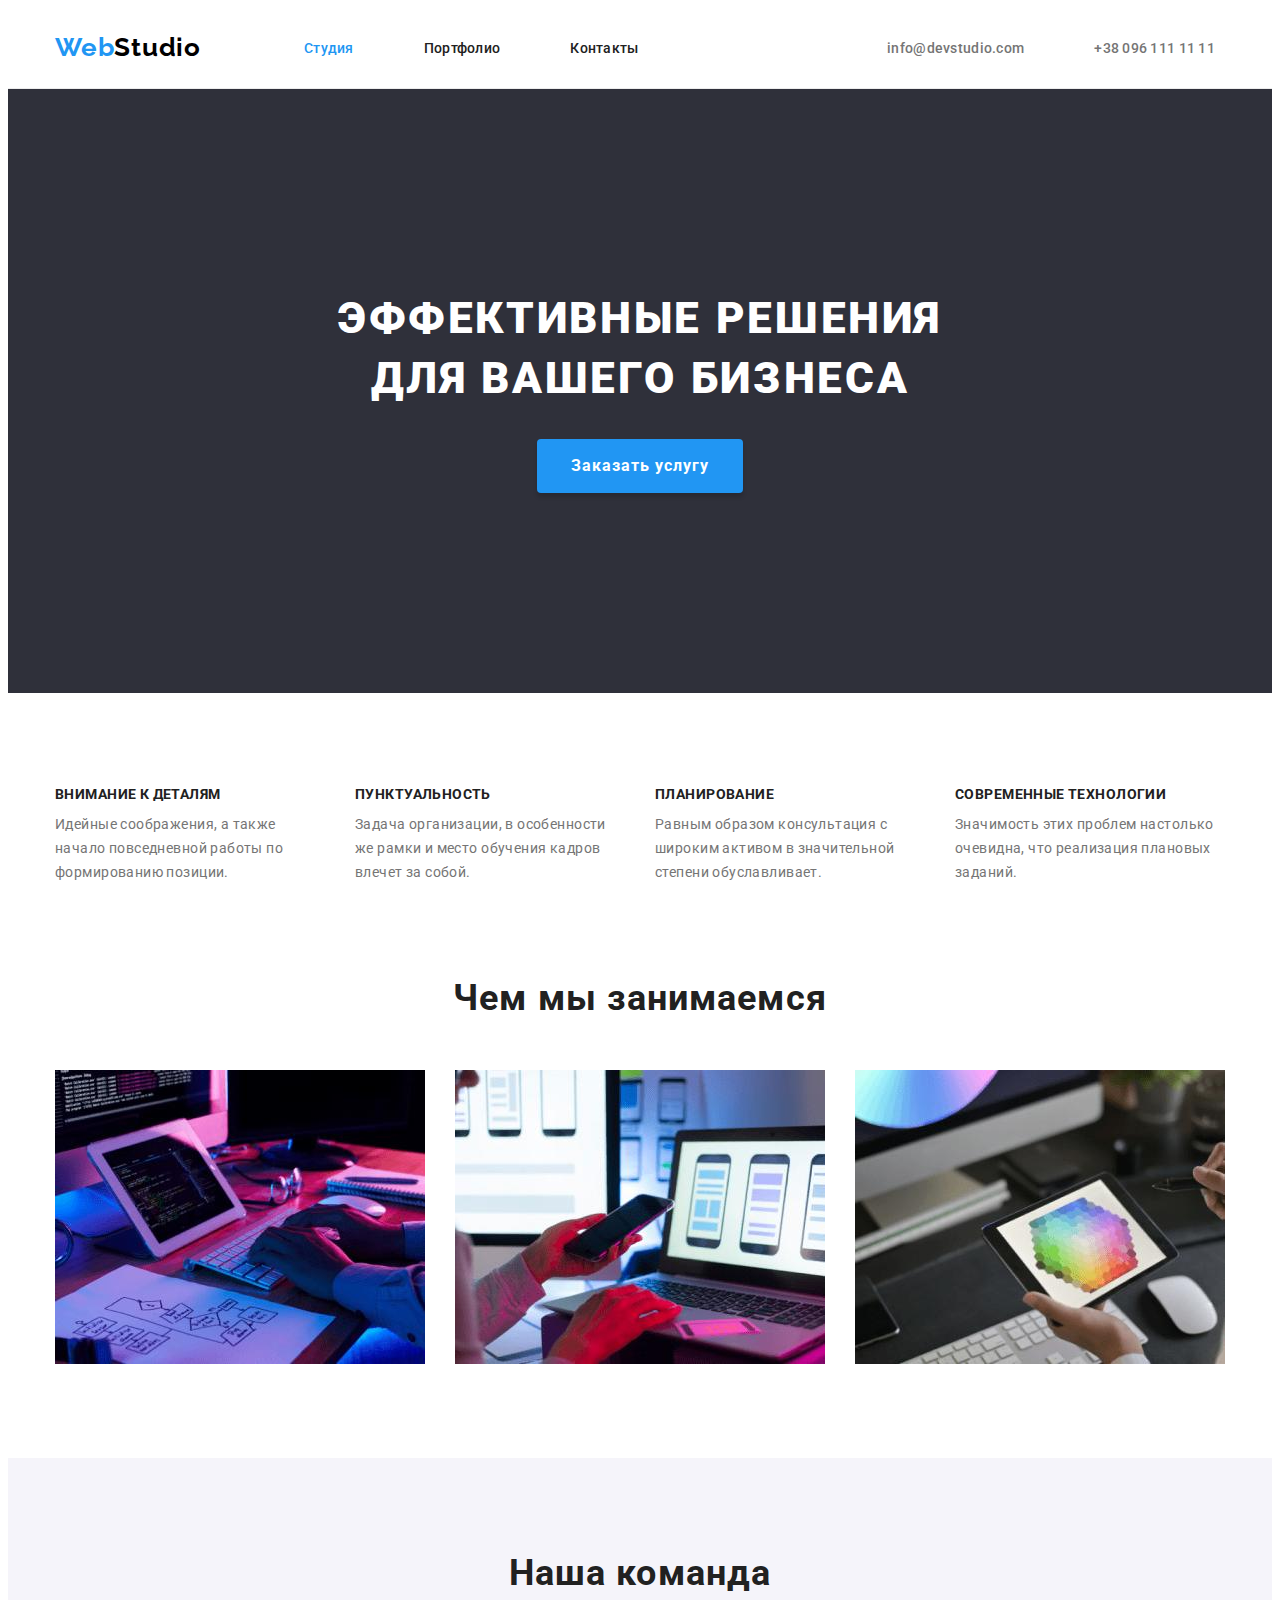
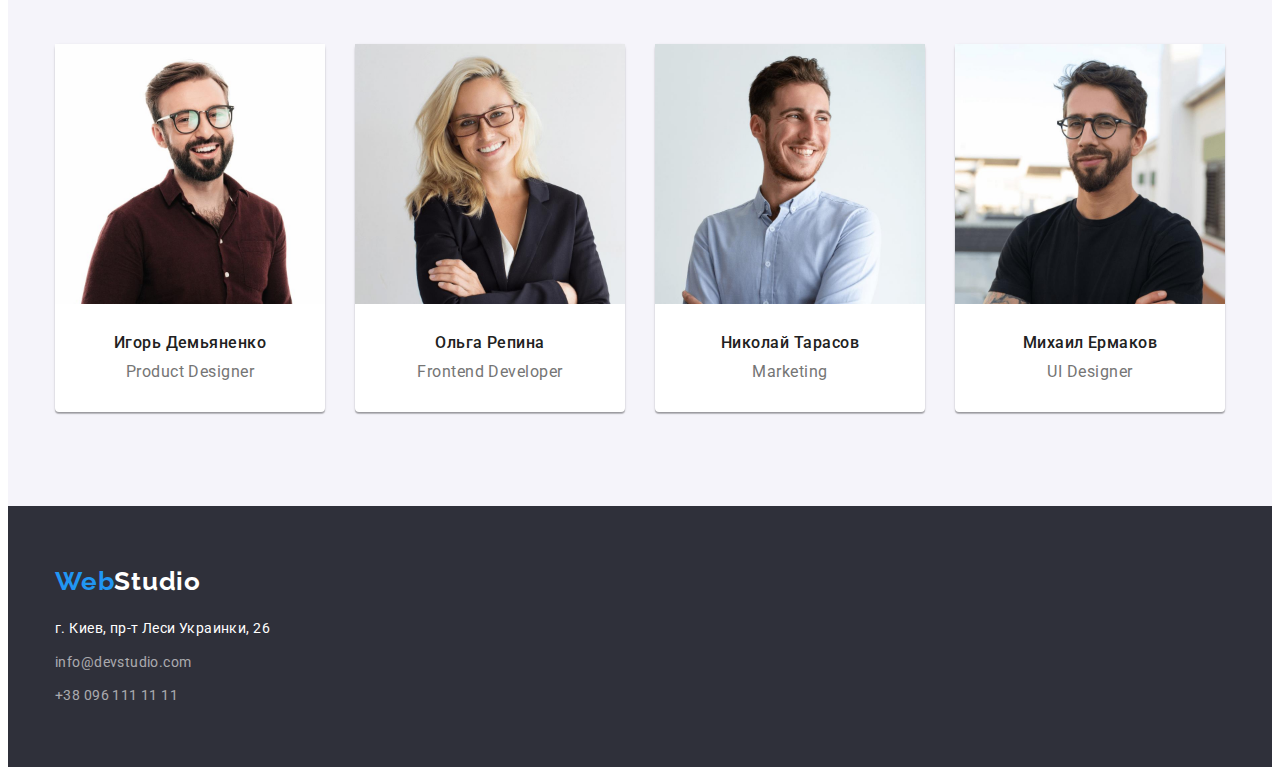
<file: index.html>
<!DOCTYPE html>
<html lang="ru">
  <head>
    <meta charset="UTF-8" />
    <meta http-equiv="X-UA-Compatible" content="IE=edge" />
    <meta name="viewport" content="width=device-width, initial-scale=1.0" />
    <link rel="preconnect" href="https://fonts.googleapis.com" />
    <link rel="preconnect" href="https://fonts.gstatic.com" crossorigin />
    <link
      href="https://fonts.googleapis.com/css2?family=Raleway:wght@700&family=Roboto:wght@400;500;700;900&display=swap"
      rel="stylesheet"
    />
    <title>WebStudio</title>
    <link
      rel="stylesheet"
      href="https://cdnjs.cloudflare.com/ajax/libs/modern-normalize/1.1.0/modern-normalize.min.css"
      integrity="sha512-wpPYUAdjBVSE4KJnH1VR1HeZfpl1ub8YT/NKx4PuQ5NmX2tKuGu6U/JRp5y+Y8XG2tV+wKQpNHVUX03MfMFn9Q=="
      crossorigin="anonymous"
      referrerpolicy="no-referrer"
    />
    <link rel="stylesheet" href="./css/style.css" />
  </head>

  <!-- Header -->

  <body>
    <header class="header">
      <div class="container">
        <nav class="header-nav">
          <a href="/" class="header-logo link"
            >Web<span class="header-logo-color">Studio</span></a
          >
          <ul class="header-list list">
            <li class="header-item">
              <a href="./index.html" class="header-link link current">Студия</a>
            </li>
            <li class="header-item">
              <a href="./portfolio.html" class="header-link link">Портфолио</a>
            </li>
            <li class="header-item">
              <a href="/" class="header-link link">Контакты</a>
            </li>
          </ul>
        </nav>
        <ul class="header-second-list list">
          <li class="header-mail-tel">
            <a href="mailto:info@devstudio.com" class="header-mail link"
              >info@devstudio.com</a
            >
          </li>
          <li class="header-mail-tel">
            <a href="tel:+380961111111" class="header-tel link"
              >+38 096 111 11 11</a
            >
          </li>
        </ul>
      </div>
    </header>
    <main>
      <!-- HERO -->

      <section class="hero">
        <div class="container">
          <h1 class="hero-title">Эффективные решения для вашего бизнеса</h1>
          <button type="button" class="hero-btn">Заказать услугу</button>
        </div>
      </section>

      <!-- Specialty -->

      <section class="specialty">
        <div class="container">
          <h2 class="visually-hidden" hidden>Особенности</h2>
          <ul class="specialty-list list">
            <li class="specialty-item">
              <h3 class="specialty-item-title">Внимание к деталям</h3>
              <p class="specialty-item-text">
                Идейные соображения, а также начало повседневной работы по
                формированию позиции.
              </p>
            </li>
            <li class="specialty-item">
              <h3 class="specialty-item-title">Пунктуальность</h3>
              <p class="specialty-item-text">
                Задача организации, в особенности же рамки и место обучения
                кадров влечет за собой.
              </p>
            </li>
            <li class="specialty-item">
              <h3 class="specialty-item-title">Планирование</h3>
              <p class="specialty-item-text">
                Равным образом консультация с широким активом в значительной
                степени обуславливает.
              </p>
            </li>
            <li class="specialty-item">
              <h3 class="specialty-item-title">Современные технологии</h3>
              <p class="specialty-item-text">
                Значимость этих проблем настолько очевидна, что реализация
                плановых заданий.
              </p>
            </li>
          </ul>
        </div>
      </section>

      <!-- Our JOB -->

      <section class="our-job">
        <div class="container">
          <h2 class="our-job-title">Чем мы занимаемся</h2>
          <ul class="our-job-list list">
            <li class="our-job-item">
              <a href="/">
                <img
                  src="./images/devel-1.jpeg"
                  alt="десктопные приложения"
                  width="370"
                  height="294"
              /></a>
            </li>
            <li class="our-job-item">
              <a href="/">
                <img
                  src="./images/apps-2.jpeg"
                  alt="мобильные приложения"
                  width="370"
                  height="294"
              /></a>
            </li>
            <li class="our-job-item">
              <a href="/">
                <img
                  src="./images/web-3.jpeg"
                  alt="дизайнерские решения"
                  width="370"
                  height="294"
              /></a>
            </li>
          </ul>
        </div>
      </section>

      <!-- Our TEAM -->

      <section class="team">
        <div class="container">
          <h2 class="team-title">Наша команда</h2>
          <ul class="team-list list">
            <li class="team-item">
              <img
                src="./images/demyanenko-1.jpeg"
                alt="Игорь Демьяненко"
                width="270"
                height="260"
              />
              <div class="container-buttom-team">
                <h3 class="team-item-title">Игорь Демьяненко</h3>
                <p lang="en" class="team-item-text">Product Designer</p>
              </div>
            </li>
            <li class="team-item">
              <img
                src="./images/repina-2.jpeg"
                alt="Ольга Репина"
                width="270"
                height="260"
              />
              <div class="container-buttom-team">
                <h3 class="team-item-title">Ольга Репина</h3>
                <p lang="en" class="team-item-text">Frontend Developer</p>
              </div>
            </li>
            <li class="team-item">
              <img
                src="./images/tarasov-3.jpeg"
                alt="Николай Тарасов"
                width="270"
                height="260"
              />
              <div class="container-buttom-team">
                <h3 class="team-item-title">Николай Тарасов</h3>
                <p lang="en" class="team-item-text">Marketing</p>
              </div>
            </li>
            <li class="team-item">
              <img
                src="./images/ermakov-4.jpeg"
                alt="Михаил Ермаков"
                width="270"
                height="260"
              />
              <div class="container-buttom-team">
                <h3 class="team-item-title">Михаил Ермаков</h3>
                <p lang="en" class="team-item-text">UI Designer</p>
              </div>
            </li>
          </ul>
        </div>
      </section>
    </main>

    <!-- Footer -->

    <footer class="footer">
      <div class="container">
        <div class="footer-logo-margin">
          <a href="/" class="footer-logo link"
            >Web<span class="footer-logo-color">Studio</span></a
          >
        </div>
        <address class="footer-address">
          <ul class="footer-list list">
            <li class="footer-item">
              <a href="/" class="fotter-address-link link"
                >г. Киев, пр-т Леси Украинки, 26</a
              >
            </li>
            <li class="footer-item">
              <a href="mailto:info@devstudio.com" class="footer-mail-link link"
                >info@devstudio.com</a
              >
            </li>
            <li class="footer-item">
              <a href="tel:+380961111111" class="footer-tel-link link"
                >+38 096 111 11 11</a
              >
            </li>
          </ul>
        </address>
      </div>
    </footer>
  </body>
</html>
</file>
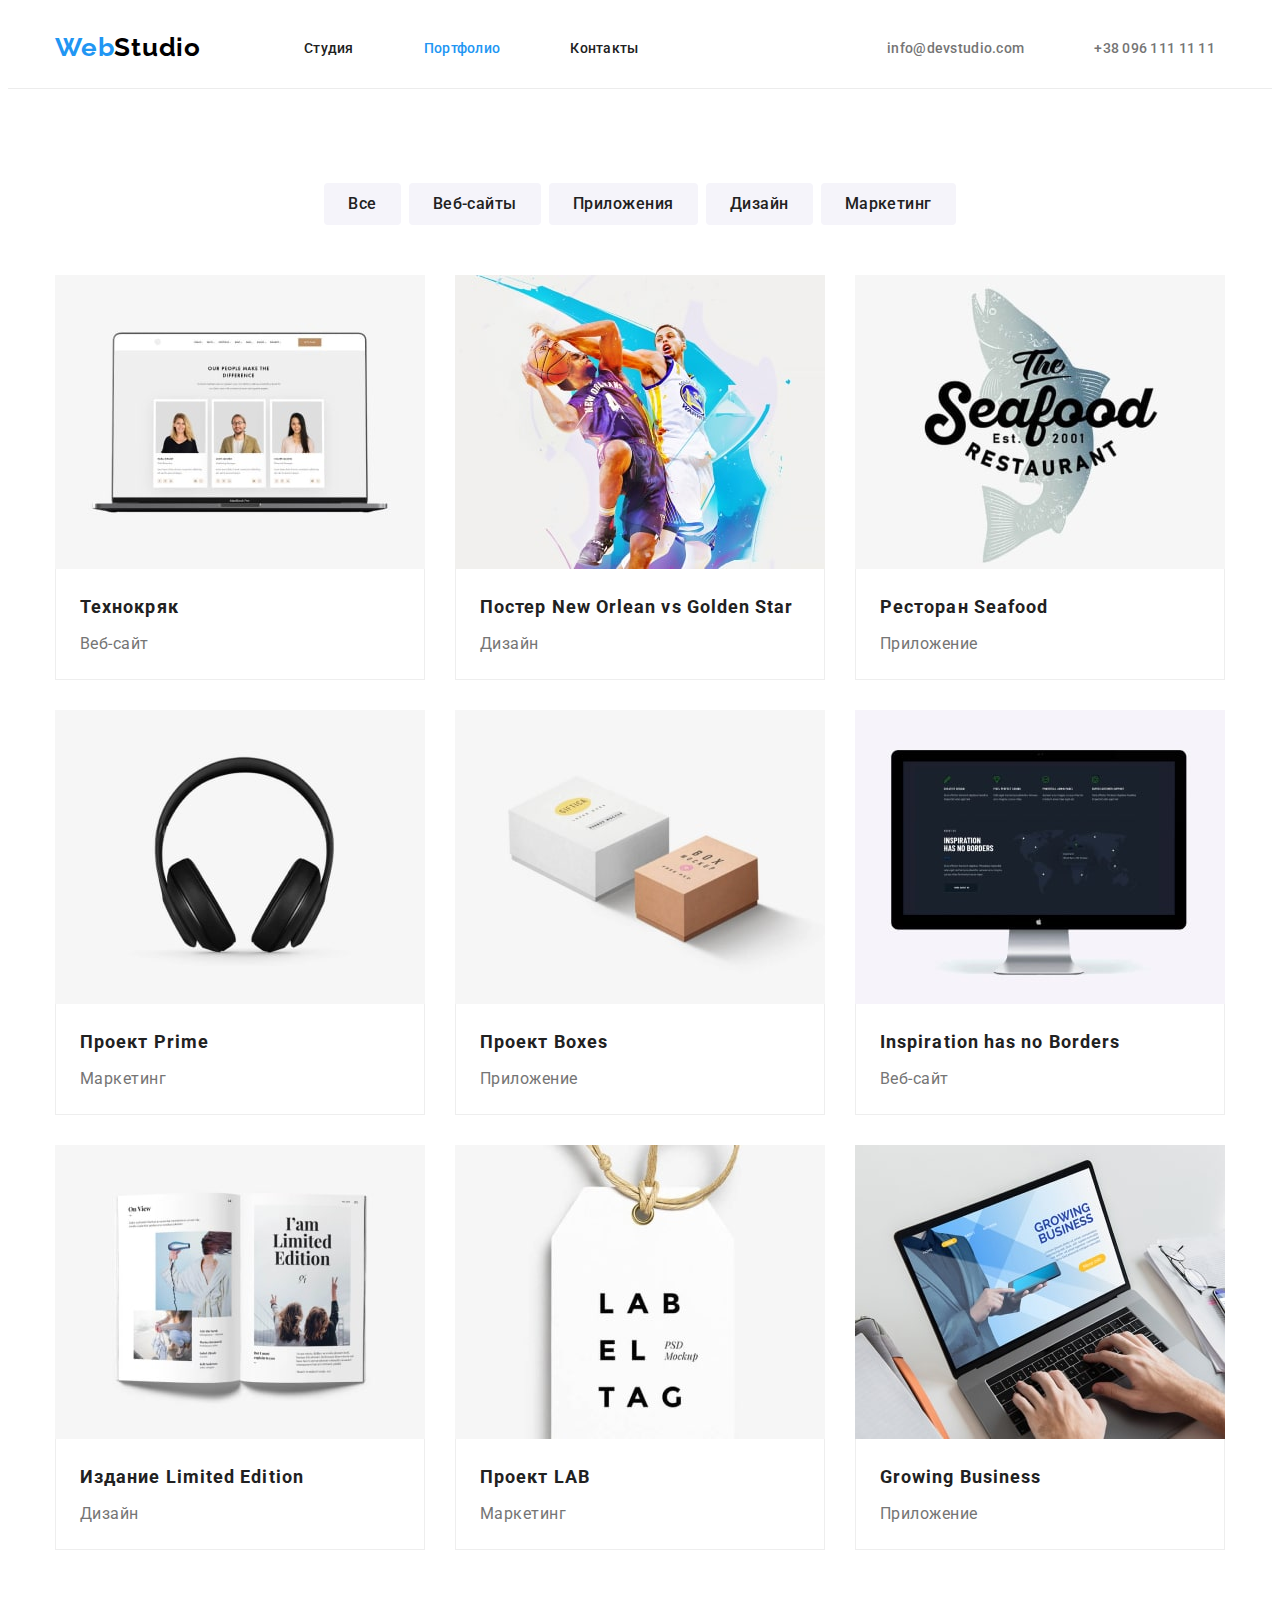
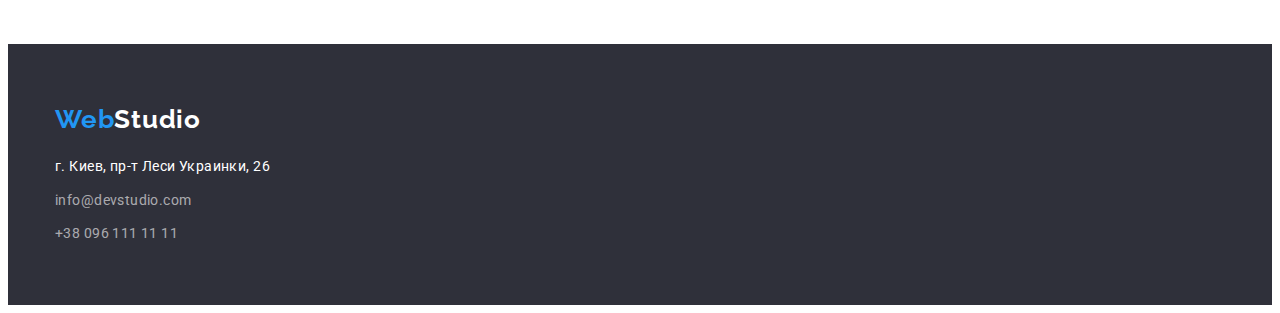
<file: portfolio.html>
<!DOCTYPE html>
<html lang="ru">
  <head>
    <meta charset="UTF-8" />
    <meta http-equiv="X-UA-Compatible" content="IE=edge" />
    <meta name="viewport" content="width=device-width, initial-scale=1.0" />
    <link rel="preconnect" href="https://fonts.googleapis.com" />
    <link rel="preconnect" href="https://fonts.gstatic.com" crossorigin />
    <link
      href="https://fonts.googleapis.com/css2?family=Raleway:wght@700&family=Roboto:wght@400;500;700;900&display=swap"
      rel="stylesheet"
    />
    <title>WebStudio</title>
    <link
      rel="stylesheet"
      href="https://cdnjs.cloudflare.com/ajax/libs/modern-normalize/1.1.0/modern-normalize.min.css"
      integrity="sha512-wpPYUAdjBVSE4KJnH1VR1HeZfpl1ub8YT/NKx4PuQ5NmX2tKuGu6U/JRp5y+Y8XG2tV+wKQpNHVUX03MfMFn9Q=="
      crossorigin="anonymous"
      referrerpolicy="no-referrer"
    />
    <link rel="stylesheet" href="./css/style.css" />
  </head>

  <!-- Header -->

  <body>
    <header class="header">
      <div class="container">
        <nav class="header-nav">
          <a href="/" class="header-logo link"
            >Web<span class="header-logo-color">Studio</span></a
          >
          <ul class="header-list list">
            <li class="header-item">
              <a href="./index.html" class="header-link link">Студия</a>
            </li>
            <li class="header-item">
              <a href="./portfolio.html" class="header-link link current"
                >Портфолио</a
              >
            </li>
            <li class="header-item">
              <a href="/" class="header-link link">Контакты</a>
            </li>
          </ul>
        </nav>
        <ul class="header-second-list list">
          <li class="header-mail-tel">
            <a href="mailto:info@devstudio.com" class="header-mail link"
              >info@devstudio.com</a
            >
          </li>
          <li class="header-mail-tel">
            <a href="tel:+380961111111" class="header-tel link"
              >+38 096 111 11 11</a
            >
          </li>
        </ul>
      </div>
    </header>
    <main>
      <!-- Portfolio Navigation -->

      <section class="portfolio-btn-container">
        <div class="container">
          <h1 class="visually-hidden" hidden>Портфолио</h1>
          <ul class="portfolio-btn-list list">
            <li class="portfolio-btn">
              <button type="button" class="portfolio-btn-item">Все</button>
            </li>
            <li class="portfolio-btn">
              <button type="button" class="portfolio-btn-item">
                Веб-сайты
              </button>
            </li>
            <li class="portfolio-btn">
              <button type="button" class="portfolio-btn-item">
                Приложения
              </button>
            </li>
            <li class="portfolio-btn">
              <button type="button" class="portfolio-btn-item">Дизайн</button>
            </li>
            <li class="portfolio-btn">
              <button type="button" class="portfolio-btn-item">
                Маркетинг
              </button>
            </li>
          </ul>

          <!-- Portfolio list -->

          <ul class="portfolio list">
            <li class="portfolio-list">
              <a href="" class="portfolio-link link">
                <img
                  src="./images/portf-techno-1.jpeg"
                  alt="Веб-сайт Технокряк"
                  width="370"
                  height="294"
                />
                <div class="portfolio-container-list">
                  <h2 class="portfolio-title">Технокряк</h2>
                  <p class="portfolio-text">Веб-сайт</p>
                </div>
              </a>
            </li>
            <li class="portfolio-list">
              <a href="" class="portfolio-link link">
                <img
                  src="./images/portf-goldenstar-2.jpeg"
                  alt="Дизайн Постер New Orlean vs Golden Star"
                  width="370"
                  height="294"
                />
                <div class="portfolio-container-list">
                  <h2 class="portfolio-title">
                    Постер New Orlean vs Golden Star
                  </h2>
                  <p class="portfolio-text">Дизайн</p>
                </div>
              </a>
            </li>
            <li class="portfolio-list">
              <a href="" class="portfolio-link link">
                <img
                  src="./images/portf-seafood-3.jpeg"
                  alt="Приложение Ресторан Seafood"
                  width="370"
                  height="294"
                />
                <div class="portfolio-container-list">
                  <h2 class="portfolio-title">Ресторан Seafood</h2>
                  <p class="portfolio-text">Приложение</p>
                </div>
              </a>
            </li>
            <li class="portfolio-list">
              <a href="" class="portfolio-link link">
                <img
                  src="./images/portf-prime-4.jpeg"
                  alt="Маркетинг Проект Prime"
                  width="370"
                  height="294"
                />
                <div class="portfolio-container-list">
                  <h2 class="portfolio-title">Проект Prime</h2>
                  <p class="portfolio-text">Маркетинг</p>
                </div>
              </a>
            </li>
            <li class="portfolio-list">
              <a href="" class="portfolio-link link">
                <img
                  src="./images/portf-boxes-5.jpeg"
                  alt="Приложение Проект Boxes"
                  width="370"
                  height="294"
                />
                <div class="portfolio-container-list">
                  <h2 class="portfolio-title">Проект Boxes</h2>
                  <p class="portfolio-text">Приложение</p>
                </div>
              </a>
            </li>
            <li class="portfolio-list">
              <a href="" class="portfolio-link link">
                <img
                  src="./images/portf-borders-6.jpeg"
                  alt="Веб-сайт Inspiration has no Borders"
                  width="370"
                  height="294"
                />
                <div class="portfolio-container-list">
                  <h2 class="portfolio-title">Inspiration has no Borders</h2>
                  <p class="portfolio-text">Веб-сайт</p>
                </div>
              </a>
            </li>
            <li class="portfolio-list">
              <a href="" class="portfolio-link link">
                <img
                  src="./images/portf-limited-7.jpeg"
                  alt="Дизайн Издание Limited Edition"
                  width="370"
                  height="294"
                />
                <div class="portfolio-container-list">
                  <h2 class="portfolio-title">Издание Limited Edition</h2>
                  <p class="portfolio-text">Дизайн</p>
                </div>
              </a>
            </li>
            <li class="portfolio-list">
              <a href="" class="portfolio-link link">
                <img
                  src="./images/portf-lab-8.jpeg"
                  alt="Маркетинг Проект LAB"
                  width="370"
                  height="294"
                />
                <div class="portfolio-container-list">
                  <h2 class="portfolio-title">Проект LAB</h2>
                  <p class="portfolio-text">Маркетинг</p>
                </div>
              </a>
            </li>
            <li class="portfolio-list">
              <a href="" class="portfolio-link link">
                <img
                  src="./images/portf-bussiness-9.jpeg"
                  alt="Приложение Growing Business"
                  width="370"
                  height="294"
                />
                <div class="portfolio-container-list">
                  <h2 class="portfolio-title">Growing Business</h2>
                  <p class="portfolio-text">Приложение</p>
                </div>
              </a>
            </li>
          </ul>
        </div>
      </section>
    </main>

    <!-- Footer -->

    <footer class="footer">
      <div class="container">
        <div class="footer-logo-margin">
          <a href="/" class="footer-logo link"
            >Web<span class="footer-logo-color">Studio</span></a
          >
        </div>
        <address class="footer-address">
          <ul class="footer-list list">
            <li class="footer-item">
              <a href="/" class="fotter-address-link link"
                >г. Киев, пр-т Леси Украинки, 26</a
              >
            </li>
            <li class="footer-item">
              <a href="mailto:info@devstudio.com" class="footer-mail-link link"
                >info@devstudio.com</a
              >
            </li>
            <li class="footer-item">
              <a href="tel:+380961111111" class="footer-tel-link link"
                >+38 096 111 11 11</a
              >
            </li>
          </ul>
        </address>
      </div>
    </footer>
  </body>
</html>
</file>
<file: css/style.css>
:root {
  --main-text-color: #212121;
  --second-text-color: #757575;
  --white-primary-color: #ffffff;
  --accent-color: #2196f3;
  --typical-margin: 30px;
}

* {
  box-sizing: border-box;
}

h1,
h2,
h3,
h4,
h5,
h6,
p {
  margin: 0;
}

ul {
  margin: 0;
  padding-left: 0;
}

img {
  display: block;
  max-width: 100%;
  height: auto;
}

body {
  font-family: "Roboto", sans-serif;
}

.link {
  text-decoration: none;
}

.list {
  list-style: none;
}

/* ---------- Header ---------- */

.container {
  width: 1200px;
  padding: 0 15px;
  /* padding-left: 15px;
  padding-right: 15px; */
  margin: 0 auto;
}

.header {
  padding-top: 24px;
  padding-bottom: 25px;
  border-bottom: 1px solid #ececec;
}

.header .container {
  display: flex;
  align-items: center;
}

.header-list {
  display: flex;
}

.header-item:not(:last-child) {
  margin-right: 50px;
}

.header-link,
.header-mail,
.header-tel {
  padding: 10px;
}

.header-nav {
  display: flex;
  align-items: center;
}

.header-second-list {
  display: flex;
  margin-left: auto;
}

.header-mail-tel:not(:last-child) {
  margin-right: 50px;
}

.header-logo-color {
  color: #000000;
}

.header-logo {
  font-family: "Raleway", sans-serif;
  font-weight: 700;
  font-size: 26px;
  line-height: 1.19;
  letter-spacing: 0.03em;
  color: var(--accent-color);
  margin-right: 93px;
}

.header-link {
  font-weight: 500;
  font-size: 14px;
  line-height: 1.14;
  letter-spacing: 0.02em;
  color: var(--main-text-color);
}

.header-item .header-link.current {
  color: var(--accent-color);
}

.header-link:hover,
.header-link:focus {
  color: var(--accent-color);
}

.header-mail:hover,
.header-mail:focus {
  color: var(--accent-color);
}

.header-tel:hover,
.header-tel:focus {
  color: var(--accent-color);
}

.header-mail,
.header-tel {
  font-weight: 500;
  font-size: 14px;
  line-height: 1.14;
  letter-spacing: 0.02em;
  color: var(--second-text-color);
}

/* ---------- HERO ---------- */

.hero {
  background: #2f303a;
  padding-top: 200px;
  padding-bottom: 200px;
}

.hero-title {
  max-width: 700px;
  font-weight: 900;
  font-size: 44px;
  line-height: 1.36;
  text-align: center;
  letter-spacing: 0.06em;
  text-transform: uppercase;
  color: var(--white-primary-color);
  margin: auto;
  margin-bottom: var(--typical-margin);
}

.hero-btn {
  font-family: inherit;
  font-weight: 700;
  font-size: 16px;
  line-height: 1.88;
  display: flex;
  align-items: center;
  text-align: center;
  letter-spacing: 0.06em;
  display: flex;
  color: var(--white-primary-color);
  background-color: var(--accent-color);
  cursor: pointer;
  border-radius: 4px;
  box-shadow: 0px 4px 4px rgba(0, 0, 0, 0.15);
  border-color: transparent;
  padding: 10px 32px;
  margin: 0 auto;
}

.hero-btn:hover,
.hero-btn:focus {
  background-color: #188ce8;
  text-shadow: 0px 4px 4px rgba(0, 0, 0, 0.25);
}

/* ---------- Specialty ---------- */

.specialty {
  padding-top: 94px;
  padding-bottom: 94px;
}

.specialty-item {
  max-width: 270px;
}

.specialty-item:not(:last-child) {
  margin-right: var(--typical-margin);
}

.specialty-list {
  display: flex;
}

.visually-hidden {
  position: absolute;
  white-space: nowrap;
  width: 1px;
  height: 1px;
  overflow: hidden;
  border: 0;
  padding: 0;
  clip: rect(0 0 0 0);
  clip-path: inset(50%);
  margin: -1px;
}

.specialty-item-title {
  font-weight: 700;
  font-size: 14px;
  line-height: 1.14;
  letter-spacing: 0.03em;
  text-transform: uppercase;
  color: var(--main-text-color);
  margin-bottom: 10px;
}

.specialty-item-text {
  font-size: 14px;
  line-height: 1.71;
  letter-spacing: 0.03em;
  color: var(--second-text-color);
}

/* ---------- Our JOB ---------- */

.our-job {
  padding-top: -94px;
  padding-bottom: 94px;
}

.our-job-title {
  font-weight: 700;
  font-size: 36px;
  line-height: 1.16;
  text-align: center;
  letter-spacing: 0.03em;
  color: var(--main-text-color);
  margin-bottom: 50px;
}

.our-job-list {
  display: flex;
}

.our-job-item:not(:last-child) {
  margin-right: var(--typical-margin);
}

/* ---------- Our TEAM ---------- */

.team {
  background-color: #f5f4fa;
  padding-top: 94px;
  padding-bottom: 94px;
}

.team-list {
  display: flex;
}

.team-item {
  background-color: var(--white-primary-color);
  border-radius: 4px;
  box-shadow: 0px 1px 3px rgba(0, 0, 0, 0.12), 0px 1px 1px rgba(0, 0, 0, 0.14),
    0px 2px 1px rgba(0, 0, 0, 0.2);
}

.team-item:not(:last-child) {
  margin-right: var(--typical-margin);
}

.team-title {
  font-weight: 700;
  font-size: 36px;
  line-height: 1.17;
  text-align: center;
  letter-spacing: 0.03em;
  color: var(--main-text-color);
  margin-bottom: 50px;
}

.team-item-title {
  font-weight: 500;
  font-size: 16px;
  line-height: 1.18;
  text-align: center;
  letter-spacing: 0.03em;
  color: var(--main-text-color);
  margin-bottom: 10px;
}

.team-item-text {
  font-size: 16px;
  line-height: 1.18;
  text-align: center;
  letter-spacing: 0.03em;
  color: var(--second-text-color);
}

.container-buttom-team {
  padding: var(--typical-margin);
}

/* ---------- Footer ---------- */

.footer {
  background: #2f303a;
  padding-top: 60px;
  padding-bottom: 60px;
}

.footer-logo-color {
  color: var(--white-primary-color);
}

.footer-logo {
  font-family: "Raleway", sans-serif;
  font-weight: 700;
  font-size: 26px;
  line-height: 1.19;
  letter-spacing: 0.03em;
  color: var(--accent-color);
}

.footer-logo-margin {
  margin-bottom: 20px;
}

.fotter-address-link {
  font-style: normal;
  font-size: 14px;
  line-height: 1.71;
  letter-spacing: 0.03em;
  color: var(--white-primary-color);
}

.footer-item:not(:last-child) {
  margin-bottom: 9px;
}

.footer-mail-link,
.footer-tel-link {
  font-style: normal;
  font-size: 14px;
  line-height: 1.72;
  letter-spacing: 0.03em;
  color: rgba(255, 255, 255, 0.6);
}

.fotter-address-link:hover,
.footer-mail-link:hover,
.footer-tel-link:hover {
  color: var(--accent-color);
}

.fotter-address-link:focus,
.footer-mail-link:focus,
.footer-tel-link:focus {
  color: var(--accent-color);
}

.fotter-address-link,
.footer-mail-link,
.footer-tel-link {
  padding: 5px 0px;
}

/* ---------- Portfolio ---------- */

.portfolio-btn-container {
  padding-top: 94px;
  padding-bottom: 94px;
}

.portfolio-btn-list {
  margin-bottom: 50px;
  display: flex;
  justify-content: center;
}

.portfolio-btn:not(:last-child) {
  margin-right: 8px;
}

.portfolio-btn-item {
  font-family: inherit;
  font-style: normal;
  font-weight: 500;
  font-size: 16px;
  line-height: 1.62;
  text-align: center;
  letter-spacing: 0.03em;
  color: var(--main-text-color);
  cursor: pointer;
  background: #f5f4fa;
  padding: 6px 22px;
  border-color: transparent;
  border-radius: 4px;
}

.portfolio-btn-item:hover,
.portfolio-btn-item:focus {
  color: var(--white-primary-color);
  background-color: var(--accent-color);
  box-shadow: 0px 3px 1px rgba(0, 0, 0, 0.1), 0px 1px 2px rgba(0, 0, 0, 0.08),
    0px 2px 2px rgba(0, 0, 0, 0.12);
  border-radius: 4px;
}

/* ---------- Portfolio list ---------- */

.portfolio {
  display: flex;
  flex-wrap: wrap;
}

.portfolio-list {
  margin-right: var(--typical-margin);
  margin-bottom: var(--typical-margin);
  max-width: 370px;
  background: var(--white-primary-color);
}

.portfolio-list:nth-child(3n + 3) {
  margin-right: 0;
}

.portfolio-list:nth-last-child(-n + 3) {
  margin-bottom: 0;
}

.portfolio-title {
  font-weight: 700;
  font-size: 18px;
  line-height: 2;
  letter-spacing: 0.06em;
  color: var(--main-text-color);
  margin-bottom: 4px;
}

.portfolio-text {
  font-size: 16px;
  line-height: 1.88;
  letter-spacing: 0.03em;
  color: var(--second-text-color);
}

.portfolio-container-list {
  padding: 20px 24px;
  border-bottom: 1px solid #eeeeee;
  border-left: 1px solid #eeeeee;
  border-right: 1px solid #eeeeee;
}
</file>
